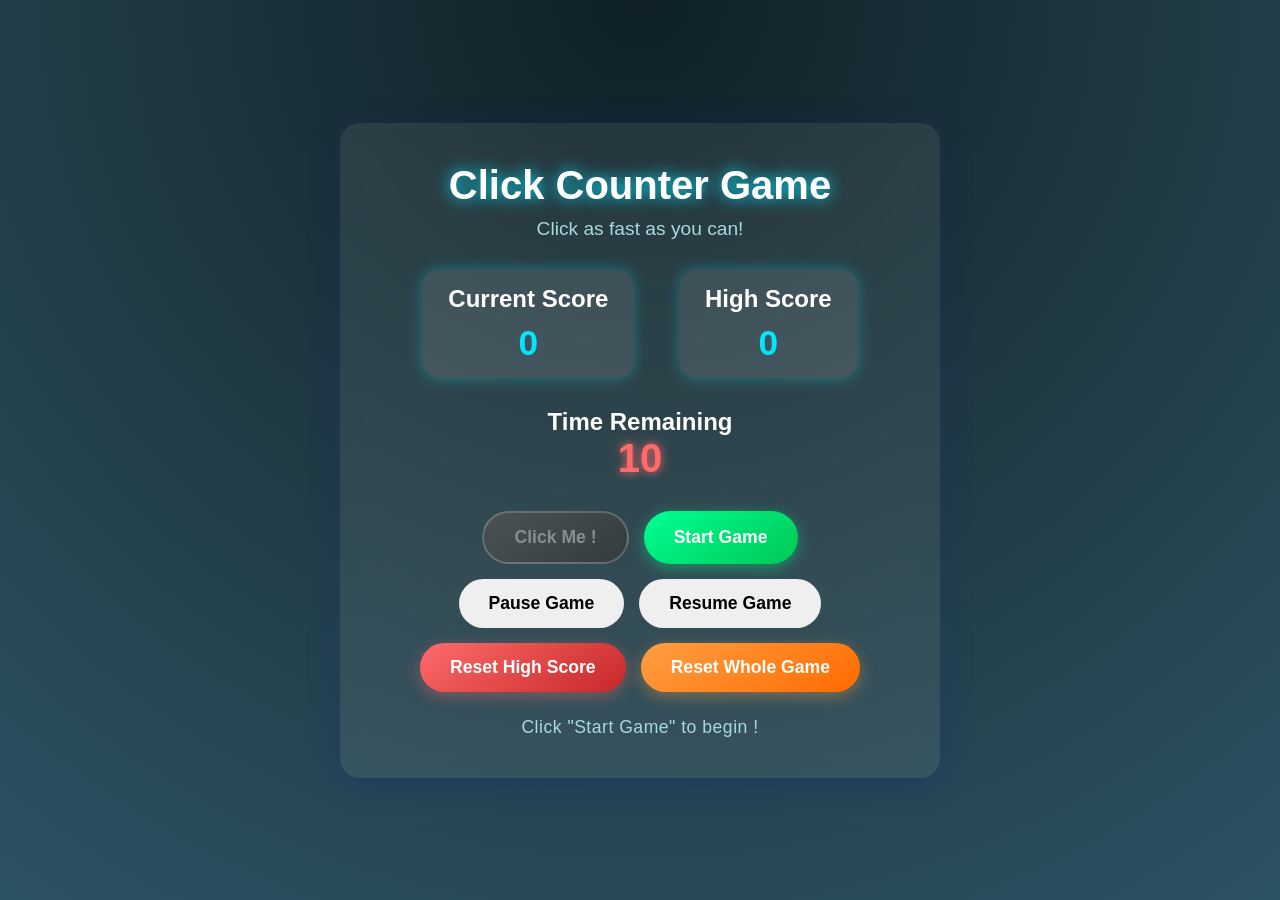
<file: CLICK_COUNTER/index.html>
<!DOCTYPE html>
<html lang="en">

<head>
    <meta charset="UTF-8">
    <meta name="viewport" content="width=device-width, initial-scale=1.0">
    <title>ClickCounter</title>
    <link rel="stylesheet" href="new.css">
</head>

<body>
    <div class="container">
        <h1>Click Counter Game</h1>
        <p class="subtitle">Click as fast as you can!</p>
        <div class="score-section">
            <div class="score-box">
                <h2>Current Score</h2>
                <div class="score" id="currentScore">0</div>
            </div>
            <div class="score-box">
                <h2>High Score</h2>
                <div class="score" id="highScore">0</div>
            </div>
        </div>
        <div class="timer-section">
            <h2>Time Remaining</h2>
            <div class="timer" id="timer">10</div>
        </div>
        
        <div class="button-section">
            <button class="click-btn" id="clickButton" disabled>
                Click Me !
            </button>
            <button id="startButton" class="start-btn">
                Start Game
            </button>
            <button id="pausebtn" class="pause-btn">
                Pause Game
            </button>
            <button id="resumebtn" class="resume-btn">
                Resume Game
            </button>
            <button id="resetButton" class="reset-btn">
                Reset High Score
            </button>
            <button id="resetAllButton" class="reset-btn">
                Reset Whole Game
            </button>
        </div>

        <!-- Game Status Message -->
        <div id="statusMessage" class="status-message">
            Click "Start Game" to begin !
        </div>
    </div>
    </div>

    <script src="./script.js"></script>
</body>

</html>
</file>
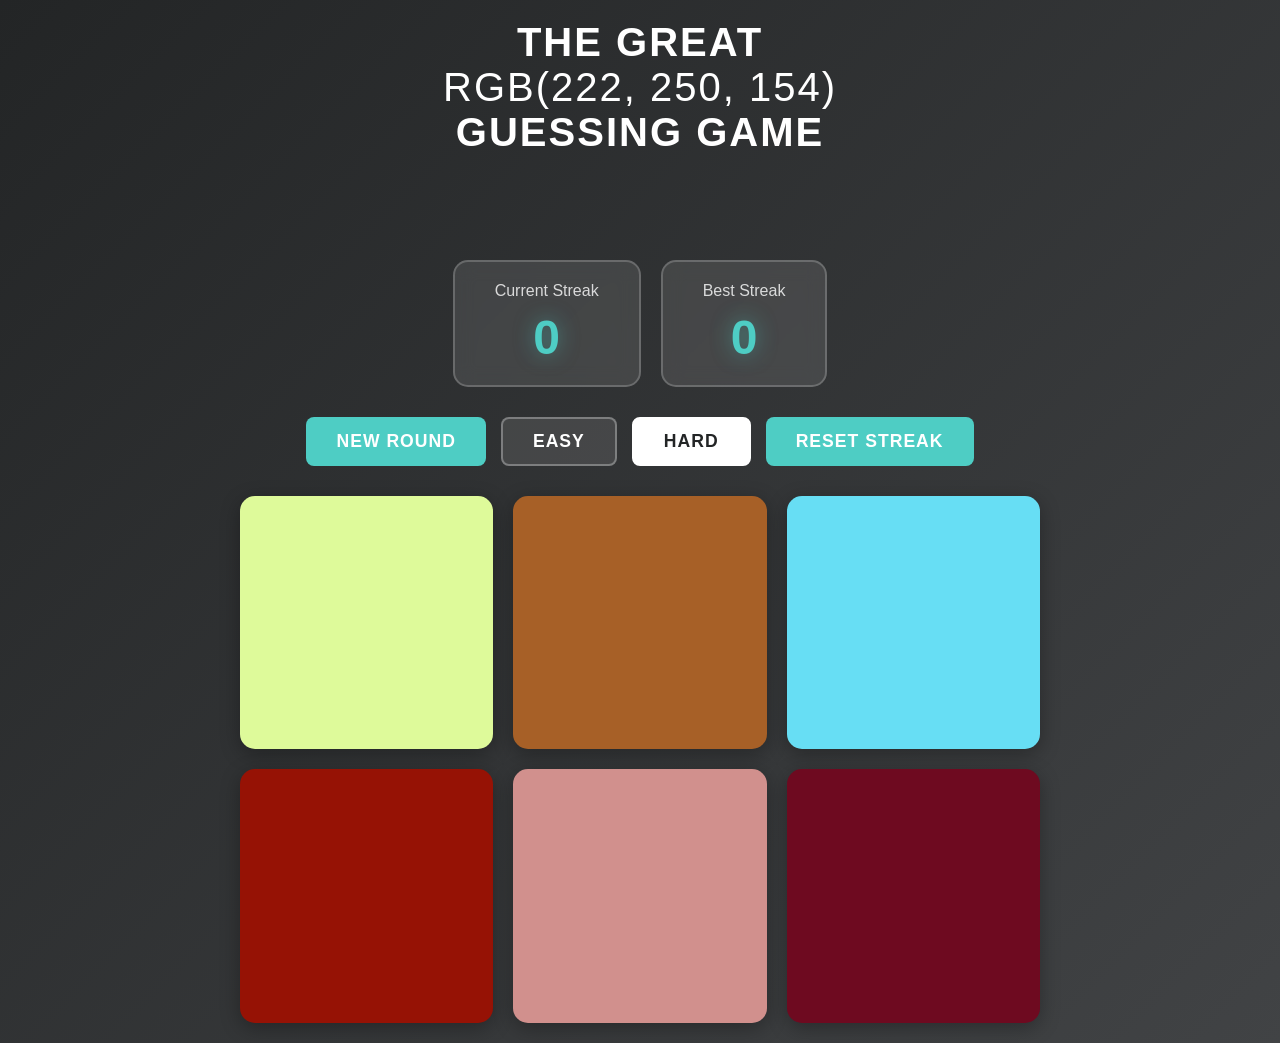
<file: COLOR_GUESSING/index.html>
<!DOCTYPE html>
<html lang="en">

<head>
    <meta charset="UTF-8">
    <meta name="viewport" content="width=device-width, initial-scale=1.0">
    <title>Document</title>
    <link rel="stylesheet" href="index.css">
</head>

<body>
    <div class="container">
        <header>
            <h1>The Great</h1>
            <h1 id="colorDisplay">RGB Color Guessing Game</h1>
            <h1>Guessing Game</h1>
        </header>
        <div id="message" class="message">Pick a color!</div>

                          <!-- STREAK SECTION -->

        <div class="streak-section">
            <div class="streak-box">
                <h3>Current Streak</h3>
                <div id="currentStreak" class="streak-number">0</div>

            </div>
            <div class="streak-box">
                <h3>Best Streak</h3>
                <div id="bestStreak" class="streak-number">0</div>
            </div>
        </div>

                         <!-- CONTROL SECTIONS -->

        <div class="controls">
            <button id="newRoundBtn" class="control-btn">New Round</button>
            <button id="easyBtn" class="mode-btn">Easy</button>
            <button id="hardBtn" class="mode-btn selected">Hard</button>
            <button id="resetStreakBtn" class="control-btn">Reset Streak</button>
        </div>

                         <!-- COLOUR BOX -->

        <div id="colorBoxContainer" class="color-box-container">
            <div class="color-box"></div>
            <div class="color-box"></div>
            <div class="color-box"></div>
            <div class="color-box"></div>
            <div class="color-box"></div>
            <div class="color-box"></div>
        </div>
    </div>

    <script src="script.js"></script>
</body>

</html>
</file>
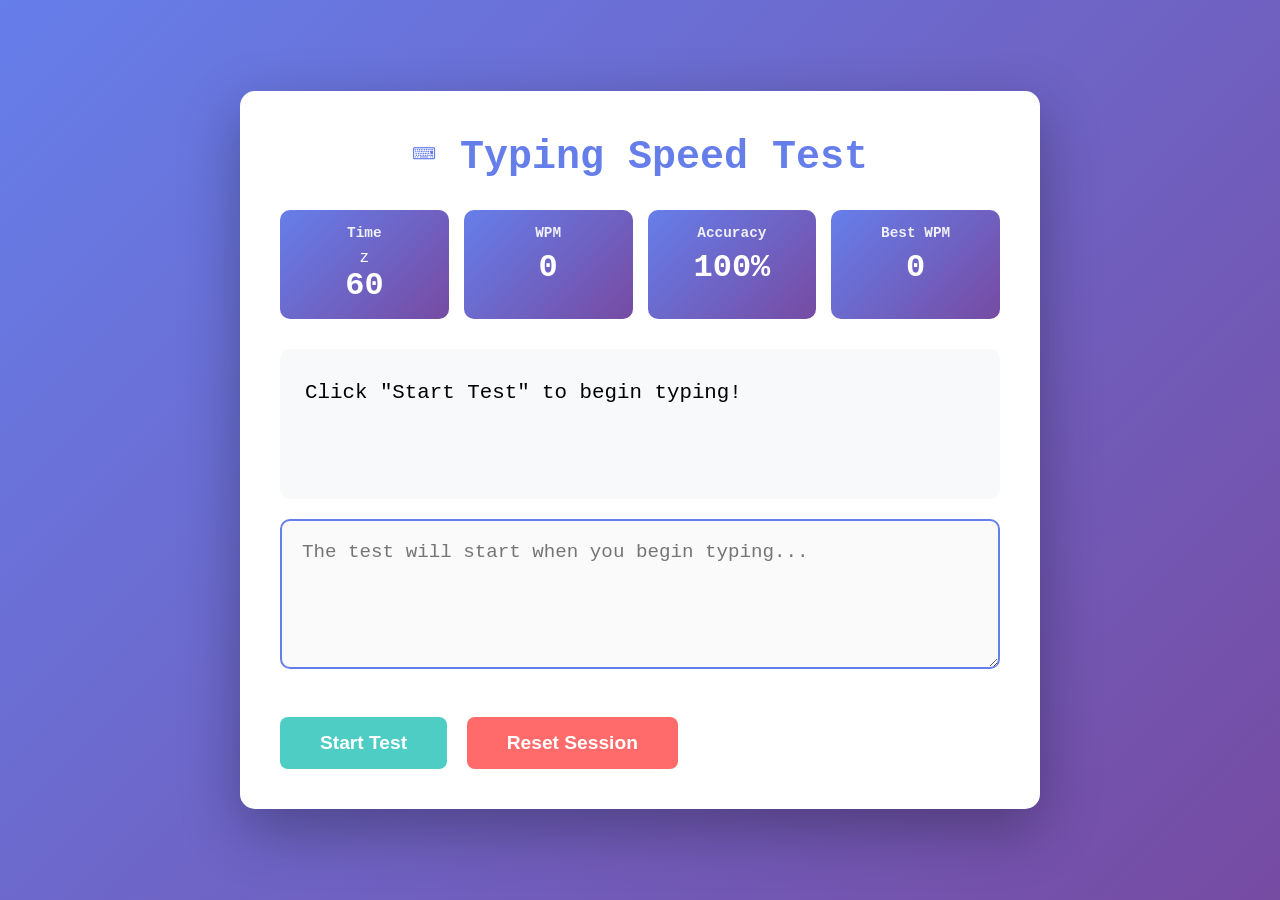
<file: Typing_Speed_Test/index.html>
<!DOCTYPE html>
<html lang="en">

<head>
    <meta charset="UTF-8">
    <meta name="viewport" content="width=device-width, initial-scale=1.0">
    <title>Typing Speed Test Game</title>
    <link rel="stylesheet" href="style.css">

</head>

<body>
    <div class="container">
        <h1>⌨ Typing Speed Test</h1>

        <div class="stats-bar">
            <div class="stat-box">
                <h3>Time</h3>z
                <div id="timer">60</div>
            </div>
            <div class="stat-box">
                <h3>WPM</h3>
                <div id="wpm">0</div>
            </div>
            <div class="stat-box">
                <h3>Accuracy</h3>
                <div id="accuracy">100%</div>
            </div>
            <div class="stat-box">
                <h3>Best WPM</h3>
                <div id="bestWPM">0</div>
            </div>
        </div>

        <div class="text-display" id="textDisplay">
            Click "Start Test" to begin typing!
        </div>

        <textarea id="typingArea" placeholder="The test will start when you begin typing..." disabled></textarea>

        <div id="lastTest" style="margin-top:10px; font-weight:bold;"></div>
        <div id="fastStart" style="margin-top:5px; font-weight:bold;"></div>
        <br>

        <button id="startBtn" class="start-btn">Start Test</button>
        <button id="resetBtn" class="reset-btn">Reset Session</button>
    </div>



    <script src="./script.js"></script>
</body>

</html>
</file>
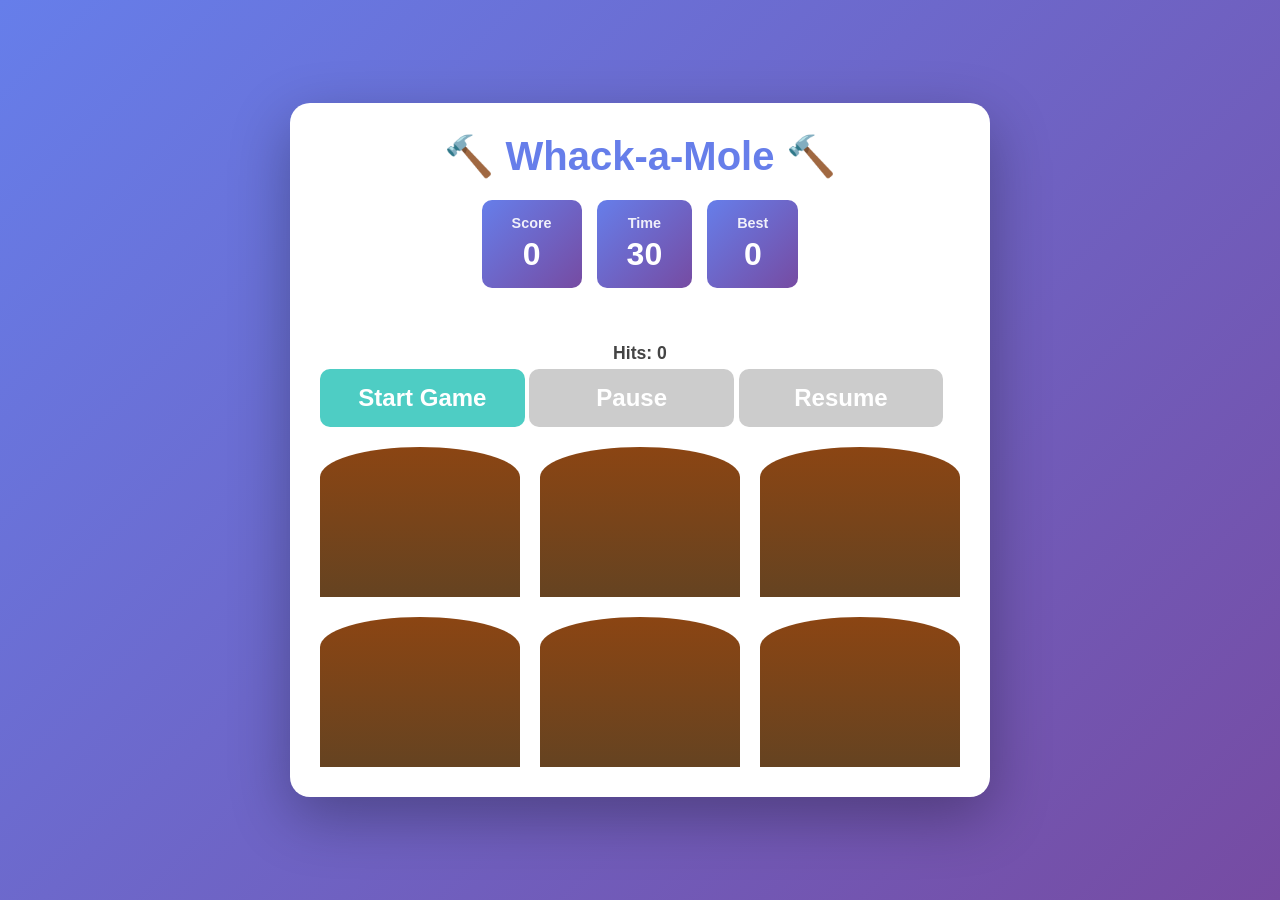
<file: Whack-a-Mole/index.html>
<!DOCTYPE html>
<html lang="en">

<head>
    <meta charset="UTF-8">
    <meta name="viewport" content="width=device-width, initial-scale=1.0">
    <title>Whack-a-Mole Game</title>
    <link rel="stylesheet" href="style.css">
</head>

<body>
    <div class="container">

        <h1>🔨 Whack-a-Mole 🔨</h1>

        <!-- Scoreboard -->
        <div class="scoreboard">
            <div class="score-box">
                <h3>Score</h3>
                <div id="score">0</div>
            </div>

            <div class="score-box">
                <h3>Time</h3>
                <div id="timeLeft">30</div>
            </div>

            <div class="score-box">
                <h3>Best</h3>
                <div id="maxScore">0</div>
            </div>
        </div>

        <div id="hitMessage" style="height: 25px; font-size: 20px; font-weight: bold; color: red; text-align: center;"></div>

        <div id="hits" style="text-align:center; margin-top:5px; font-weight:bold;">
            Hits: 0
        </div>

        <div id="lastGame" style="text-align:center; margin-top:5px; font-weight:bold;"></div>

        <div id="fastest" style="text-align:center; margin-top:5px; font-weight:bold;"></div>

        <!-- Buttons -->
        <button id="startBtn" class="start-btn">Start Game</button>
        <button id="pauseBtn" class="start-btn" disabled>Pause</button>
        <button id="resumeBtn" class="start-btn" disabled>Resume</button>

        <!-- Game Board -->
        <div class="game-board">

            <div class="hole" id="hole1">
                <div class="mole"></div>
            </div>

            <div class="hole" id="hole2">
                <div class="mole"></div>
            </div>

            <div class="hole" id="hole3">
                <div class="mole"></div>
            </div>

            <div class="hole" id="hole4">
                <div class="mole"></div>
            </div>

            <div class="hole" id="hole5">
                <div class="mole"></div>
            </div>

            <div class="hole" id="hole6">
                <div class="mole"></div>
            </div>

        </div>

    </div>

    <script src="script.js"></script>
</body>

</html>
</file>
<file: CLICK_COUNTER/new.css>
* {
    margin: 0;
    padding: 0;
    box-sizing: border-box;
    font-family: 'Poppins', sans-serif;
}

body {
    height: 100vh;
    display: flex;
    justify-content: center;
    align-items: center;
    background: radial-gradient(circle at top, #0f2027, #203a43, #2c5364);
    color: #fff;
    overflow: hidden;
}


.container {
    background: rgba(255, 255, 255, 0.08);
    backdrop-filter: blur(10px);
    border-radius: 20px;
    box-shadow: 0 8px 32px rgba(31, 38, 135, 0.3);
    padding: 40px 60px;
    text-align: center;
    max-width: 600px;
    width: 90%;
    animation: fadeIn 1s ease-in-out;
}


h1 {
    font-size: 2.5rem;
    margin-bottom: 10px;
    text-shadow: 0 0 15px #00e6ff;
}

.subtitle {
    font-size: 1.2rem;
    color: #a8dadc;
    margin-bottom: 30px;
}


.score-section {
    display: flex;
    justify-content: space-around;
    margin-bottom: 30px;
}

.score-box {
    background: rgba(255, 255, 255, 0.1);
    border-radius: 15px;
    padding: 15px 25px;
    box-shadow: 0 0 15px rgba(0, 255, 255, 0.3);
    transition: transform 0.2s ease, box-shadow 0.2s ease;
}

.score-box:hover {
    transform: scale(1.05);
    box-shadow: 0 0 25px rgba(0, 255, 255, 0.6);
}

.score {
    font-size: 2.2rem;
    margin-top: 10px;
    color: #00e6ff;
    font-weight: bold;
}

.timer-section {
    margin-bottom: 30px;
}

.timer {
    font-size: 2.5rem;
    font-weight: 700;
    color: #ff6b6b;
    text-shadow: 0 0 10px #ff6b6b;
}

.button-section {
    display: flex;
    flex-wrap: wrap;
    justify-content: center;
    gap: 15px;
}

button {
    cursor: pointer;
    border: none;
    border-radius: 50px;
    padding: 14px 30px;
    font-size: 1.1rem;
    font-weight: bold;
    transition: all 0.3s ease;
}

.click-btn {
    background: rgba(255, 255, 255, 0.15);  /* transparent */
    backdrop-filter: blur(8px);
    color: #fff;
    border: 2px solid rgba(255, 255, 255, 0.3);
    transition: transform 0.2s ease, background 0.3s ease;
}


.click-btn:hover {
    background: rgba(255, 255, 255, 0.25);
    transform: scale(1.05);
}


.click-btn:disabled {
    background: linear-gradient(145deg, #555, #333);
    color: #aaa;
    box-shadow: none;
    cursor: not-allowed;
    transform: none;
    opacity: 0.7;
}

.start-btn {
    background: linear-gradient(145deg, #00ff95, #00c853);
    color: #fff;
    box-shadow: 0 4px 15px rgba(0, 255, 149, 0.4);
}

.start-btn:hover {
    background: linear-gradient(145deg, #00c853, #009624);
    transform: scale(1.05);
}

.reset-btn {
    background: linear-gradient(145deg, #ff6b6b, #c62828);
    color: #fff;
    box-shadow: 0 4px 15px rgba(255, 107, 107, 0.4);
}

.reset-btn:hover {
    background: linear-gradient(145deg, #e53935, #b71c1c);
    transform: scale(1.05);
}


.status-message {
    margin-top: 25px;
    font-size: 1.1rem;
    color: #a8dadc;
    letter-spacing: 0.5px;
}

@keyframes fadeIn {
    from {
        opacity: 0;
        transform: scale(0.95);
    }
    to {
        opacity: 1;
        transform: scale(1);
    }
}


#resetAllButton {
    background: linear-gradient(145deg, #ff9f43, #ff6b00);
    color: #fff;
    box-shadow: 0 4px 15px rgba(255, 159, 67, 0.4);
}

#resetAllButton:hover {
    background: linear-gradient(145deg, #ff6b00, #cc5200);
    transform: scale(1.05);
    box-shadow: 0 0 25px rgba(255, 159, 67, 0.7);
}

#clickButton {
    transition: transform 0.15s ease-out;
}
</file>
<file: COLOR_GUESSING/index.css>
* {
    margin: 0;
    padding: 0;
    box-sizing: border-box;
}

body {
    font-family: 'Montserrat', 'Arial', sans-serif;
    background: linear-gradient(135deg, #232526 0%, #414345 100%);
    min-height: 100vh;
    display: flex;
    justify-content: center;
    align-items: center;
    padding: 20px;
    color: white;
}

/* Main Container */
.container {
    max-width: 800px;
    width: 100%;
    text-align: center;
}

/* Header Styles */
header {
    margin-bottom: 30px;
}

header h1 {
    font-size: 2.5em;
    font-weight: 700;
    text-transform: uppercase;
    letter-spacing: 2px;
}

.color-display {
    background: white;
    color: #232526;
    padding: 15px 30px;
    border-radius: 10px;
    margin: 15px 0;
    font-size: 2em;
    letter-spacing: 3px;
    box-shadow: 0 5px 20px rgba(255, 255, 255, 0.2);
}

/* Message Display */
.message {
    font-size: 1.8em;
    font-weight: bold;
    margin-bottom: 25px;
    height: 50px;
    display: flex;
    align-items: center;
    justify-content: center;
    transition: all 0.3s ease;
}

/* Streak Section */
.streak-section {
    display: flex;
    gap: 20px;
    justify-content: center;
    margin-bottom: 30px;
}

.streak-box {
    background: rgba(255, 255, 255, 0.1);
    border-radius: 15px;
    padding: 20px 40px;
    backdrop-filter: blur(10px);
    border: 2px solid rgba(255, 255, 255, 0.2);
}

.streak-box h3 {
    font-size: 1em;
    margin-bottom: 10px;
    opacity: 0.8;
    font-weight: 500;
}

.streak-number {
    font-size: 3em;
    font-weight: bold;
    color: #4ECDC4;
    text-shadow: 0 0 20px rgba(78, 205, 196, 0.5);
}

/* Control Buttons */
.controls {
    display: flex;
    gap: 15px;
    justify-content: center;
    margin-bottom: 30px;
    flex-wrap: wrap;
}

.control-btn, .mode-btn {
    padding: 12px 30px;
    font-size: 1.1em;
    font-weight: bold;
    border: none;
    border-radius: 8px;
    cursor: pointer;
    transition: all 0.3s ease;
    text-transform: uppercase;
    letter-spacing: 1px;
}

.control-btn {
    background: #4ECDC4;
    color: white;
}

.control-btn:hover {
    background: #45b8b0;
    transform: translateY(-2px);
    box-shadow: 0 5px 15px rgba(78, 205, 196, 0.4);
}

.mode-btn {
    background: rgba(255, 255, 255, 0.1);
    color: white;
    border: 2px solid rgba(255, 255, 255, 0.3);
}

.mode-btn:hover {
    background: rgba(255, 255, 255, 0.2);
}

.mode-btn.selected {
    background: white;
    color: #232526;
    border-color: white;
}

/* Color Box Grid */
.color-box-container {
    display: grid;
    grid-template-columns: repeat(3, 1fr);
    gap: 20px;
    margin-top: 30px;
}

.color-box {
    aspect-ratio: 1;
    border-radius: 15px;
    cursor: pointer;
    transition: all 0.3s ease;
    border: 5px solid transparent;
    box-shadow: 0 5px 20px rgba(0, 0, 0, 0.3);
}

.color-box:hover {
    transform: scale(1.05);
    border-color: rgba(255, 255, 255, 0.5);
}

.color-box.fade {
    opacity: 0.2;
    pointer-events: none;
}

/* Responsive Design */
@media (max-width: 768px) {
    header h1 {
        font-size: 1.8em;
    }
    
    .color-display {
        font-size: 1.5em;
        padding: 10px 20px;
    }
    
    .message {
        font-size: 1.4em;
    }
    
    .streak-section {
        flex-direction: column;
        gap: 15px;
    }
    
    .streak-box {
        padding: 15px 30px;
    }
    
    .streak-number {
        font-size: 2.5em;
    }
    
    .color-box-container {
        grid-template-columns: repeat(2, 1fr);
        gap: 15px;
    }
    
    .controls {
        flex-direction: column;
    }
    
    .control-btn, .mode-btn {
        width: 100%;
    }
}

@media (max-width: 480px) {
    .color-box-container {
        grid-template-columns: 1fr;
    }
}

.shake {
    animation: shake 0.3s;
}

@keyframes shake {
    0% { transform: translateX(0); }
    25% { transform: translateX(-4px); }
    50% { transform: translateX(4px); }
    75% { transform: translateX(-4px); }
    100% { transform: translateX(0); }
}
</file>
<file: Typing_Speed_Test/style.css>
* {
     margin: 0;
     padding: 0;
     box-sizing: border-box;
 }

 body {
     font-family: 'Courier New', monospace;
     background: linear-gradient(135deg, #667eea 0%, #764ba2 100%);
     min-height: 100vh;
     display: flex;
     justify-content: center;
     align-items: center;
     padding: 20px;
 }

 .container {
     background: white;
     border-radius: 15px;
     padding: 40px;
     max-width: 800px;
     width: 100%;
     box-shadow: 0 20px 60px rgba(0, 0, 0, 0.3);
 }

 h1 {
     text-align: center;
     color: #667eea;
     margin-bottom: 30px;
     font-size: 2.5em;
 }

 .stats-bar {
     display: grid;
     grid-template-columns: repeat(4, 1fr);
     gap: 15px;
     margin-bottom: 30px;
 }

 .stat-box {
     background: linear-gradient(135deg, #667eea 0%, #764ba2 100%);
     color: white;
     padding: 15px;
     border-radius: 10px;
     text-align: center;
 }

 .stat-box h3 {
     font-size: 0.9em;
     margin-bottom: 8px;
     opacity: 0.9;
 }

 .stat-box div {
     font-size: 2em;
     font-weight: bold;
 }

 .text-display {
     background: #f8f9fa;
     padding: 25px;
     border-radius: 10px;
     font-size: 1.3em;
     line-height: 1.8;
     margin-bottom: 20px;
     min-height: 150px;
 }

 .text-display .correct {
     color: green;
 }

 .text-display .incorrect {
     color: red;
     background: #ffcccc;
 }

 .text-display .current {
     background: #667eea;
     color: white;
 }

 #typingArea {
     width: 100%;
     padding: 20px;
     font-size: 1.2em;
     border: 2px solid #667eea;
     border-radius: 10px;
     resize: vertical;
     min-height: 150px;
     font-family: 'Courier New', monospace;
     margin-bottom: 15px;
 }

 #typingArea:focus {
     outline: none;
     border-color: #764ba2;
     box-shadow: 0 0 10px rgba(102, 126, 234, 0.3);
 }

 .start-btn,
 .reset-btn {
     padding: 15px 40px;
     font-size: 1.2em;
     font-weight: bold;
     border: none;
     border-radius: 8px;
     cursor: pointer;
     transition: all 0.3s;
     margin-right: 10px;
 }

 .start-btn {
     background: #4ECDC4;
     color: white;
 }

 .start-btn:hover {
     background: #45b8b0;
     transform: translateY(-2px);
 }

 .start-btn:disabled {
     background: #ccc;
     cursor: not-allowed;
 }

 .reset-btn {
     background: #ff6b6b;
     color: white;
 }

 .reset-btn:hover {
     background: #ee5a5a;
 }

 @media (max-width: 768px) {
     .stats-bar {
         grid-template-columns: repeat(2, 1fr);
     }

     h1 {
         font-size: 2em;
     }
 }

 .text-display br + br {
    margin-bottom: 15px;
    display: block;
}
</file>
<file: Whack-a-Mole/style.css>
* {
    margin: 0;
    padding: 0;
    box-sizing: border-box;
}

body {
    font-family: 'Arial', sans-serif;
    background: linear-gradient(135deg, #667eea 0%, #764ba2 100%);
    min-height: 100vh;
    display: flex;
    justify-content: center;
    align-items: center;
    padding: 20px;
}

.container {
    background: white;
    border-radius: 20px;
    padding: 30px;
    box-shadow: 0 20px 60px rgba(0, 0, 0, 0.3);
    max-width: 700px;
    width: 100%;
}

h1 {
    text-align: center;
    color: #667eea;
    font-size: 2.5em;
    margin-bottom: 20px;
}

.scoreboard {
    display: flex;
    gap: 15px;
    justify-content: center;
    margin-bottom: 20px;
}

.score-box {
    background: linear-gradient(135deg, #667eea 0%, #764ba2 100%);
    color: white;
    padding: 15px 30px;
    border-radius: 10px;
    text-align: center;
}

.score-box h3 {
    font-size: 0.9em;
    margin-bottom: 5px;
    opacity: 0.9;
}

.score-box div {
    font-size: 2em;
    font-weight: bold;
}

.start-btn {
    display: block;
    width: 100%;
    padding: 15px;
    font-size: 1.5em;
    font-weight: bold;
    background: #4ECDC4;
    color: white;
    border: none;
    border-radius: 10px;
    cursor: pointer;
    margin-bottom: 20px;
    transition: all 0.3s;
}

#startBtn, #pauseBtn, #resumeBtn {
    width: 32%;
    display: inline-block;
}

.start-btn:hover {
    background: #45b8b0;
    transform: translateY(-2px);
}

.start-btn:disabled {
    background: #ccc;
    cursor: not-allowed;
}

.game-board {
    display: grid;
    grid-template-columns: repeat(3, 1fr);
    gap: 20px;
}

.hole {
    width: 100%;
    height: 150px;
    background: linear-gradient(to bottom, #8B4513 0%, #654321 100%);
    border-radius: 50% 50% 0 0 / 20% 20% 0 0;
    position: relative;
    overflow: hidden;
    cursor: pointer;
}

.mole {
    width: 80%;
    height: 80%;
    background: #8B4513;
    border-radius: 50%;
    position: absolute;
    bottom: -100%;
    left: 50%;
    transform: translateX(-50%);
    transition: bottom 0.2s;
}

.mole::before {
    content: '🐹';
    font-size: 3em;
    position: absolute;
    top: 50%;
    left: 50%;
    transform: translate(-50%, -50%);
}

.mole.up {
    bottom: 20%;
}

.mole.bonked {
    bottom: -100%;
}

@media (max-width: 600px) {
    .game-board {
        grid-template-columns: repeat(2, 1fr);
    }
    
    .hole {
        height: 120px;
    }
}

#hitMessage {
    text-align: center;
    font-size: 1.3em;
    font-weight: bold;
    color: red;
    height: 25px;
    margin-bottom: 10px;
}

#hits, #lastGame, #fastest {
    text-align: center;
    font-size: 1.1em;
    margin: 5px 0;
    color: #444;
    font-weight: bold;
}
</file>
